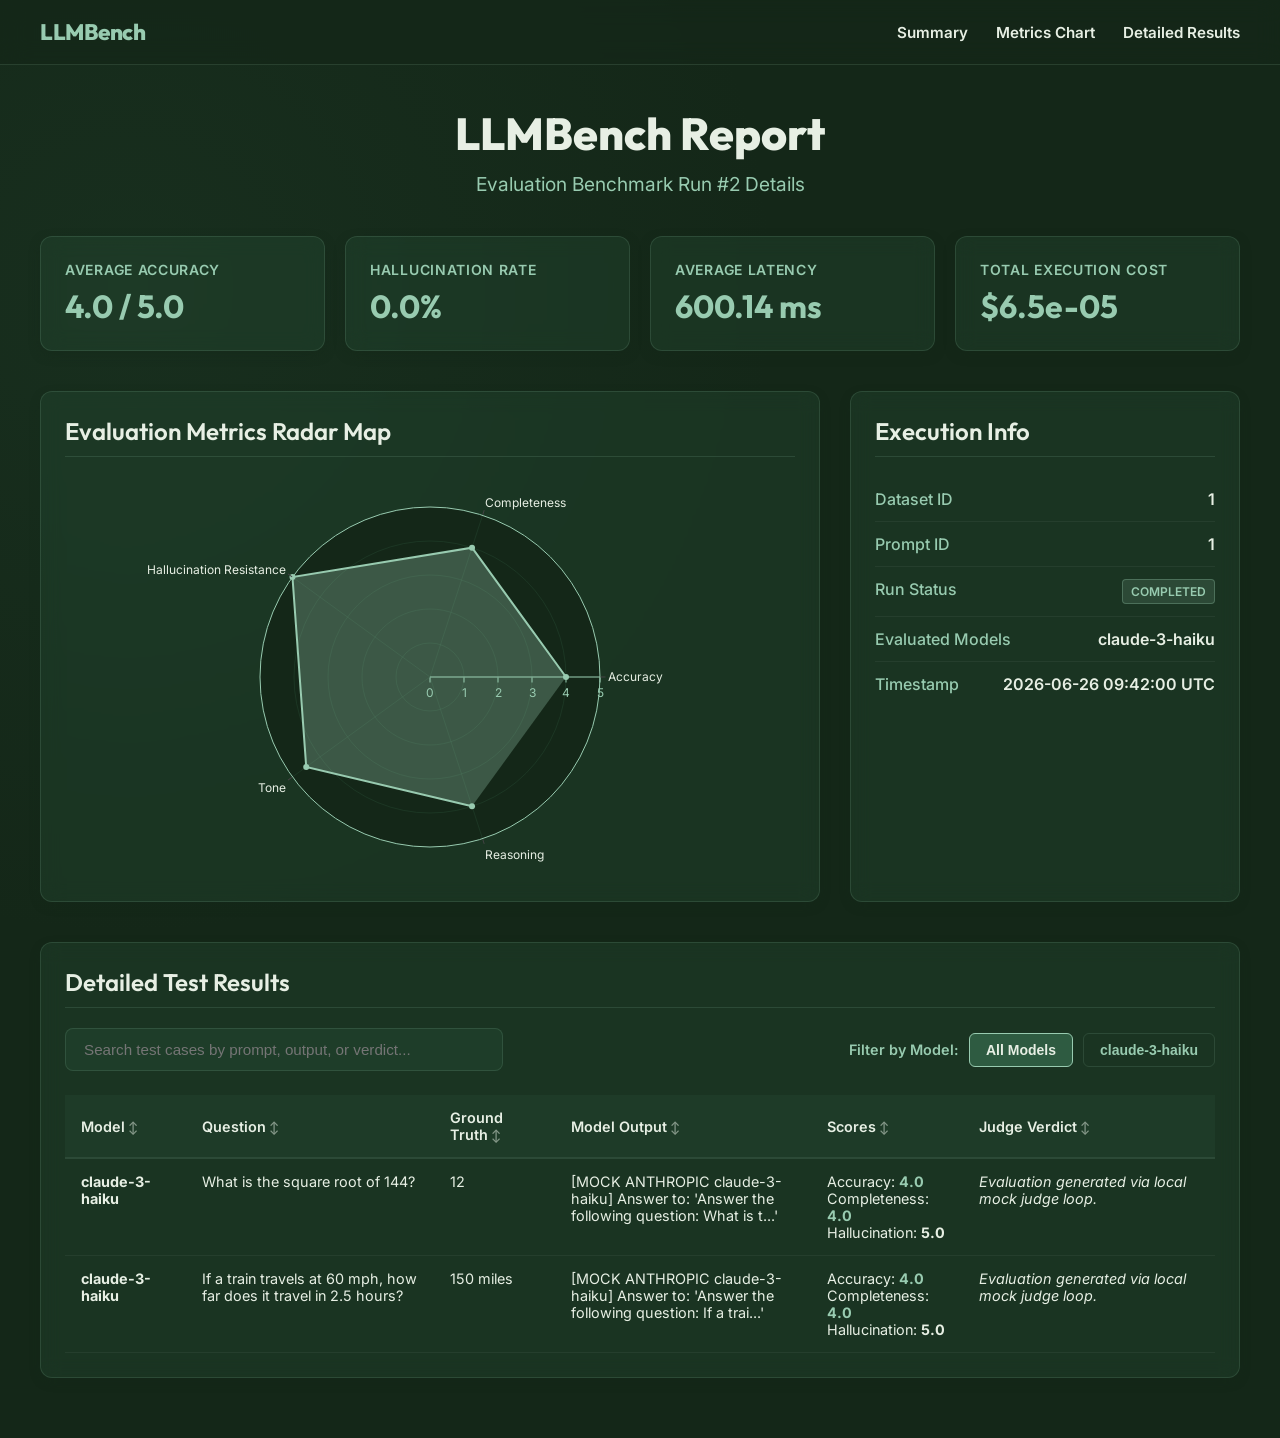
<file: report.html>
<!DOCTYPE html>
<html lang="en">
<head>
    <meta charset="UTF-8">
    <meta name="viewport" content="width=device-width, initial-scale=1.0">
    <title>LLMBench | Run #2 Evaluation Report</title>
    <!-- Outfit Font & Plotly CDN -->
    <link href="https://fonts.googleapis.com/css2?family=Outfit:wght@400;600;800&family=Inter:wght@400;500;700&display=swap" rel="stylesheet">
    <script src="https://cdn.plot.ly/plotly-2.24.0.min.js"></script>
    <style>
        :root {
            --bg-color: #142718;
            --card-bg: rgba(46, 91, 65, 0.25);
            --border-color: rgba(152, 203, 176, 0.15);
            --text-main: #E7EFE4;
            --text-muted: #98CBB0;
            --accent-green: #98CBB0;
            --accent-pine: #2E5B41;
            --accent-red: #F43F5E;
            --accent-cream: #E7EFE4;
        }

        html {
            scroll-behavior: smooth;
        }

        /* Custom Scrollbar */
        ::-webkit-scrollbar {
            width: 10px;
            height: 10px;
        }
        ::-webkit-scrollbar-track {
            background: var(--bg-color);
        }
        ::-webkit-scrollbar-thumb {
            background: var(--accent-pine);
            border-radius: 5px;
        }
        ::-webkit-scrollbar-thumb:hover {
            background: var(--accent-green);
        }

        body {
            background-color: var(--bg-color);
            color: var(--text-main);
            font-family: 'Inter', sans-serif;
            margin: 0;
            padding: 0 0 60px 0;
            /* Subtly animated gradient backdrop matching our forest palette */
            background-image: radial-gradient(circle at 10% 20%, rgba(46, 91, 65, 0.15) 0%, transparent 40%),
                              radial-gradient(circle at 90% 80%, rgba(20, 39, 24, 0.2) 0%, transparent 50%);
        }

        /* --- Header Navigation --- */
        .nav-bar {
            position: sticky;
            top: 0;
            z-index: 100;
            background: rgba(20, 39, 24, 0.75);
            backdrop-filter: blur(12px);
            -webkit-backdrop-filter: blur(12px);
            border-bottom: 1px solid var(--border-color);
            margin-bottom: 40px;
            padding: 18px 24px;
        }
        
        .nav-container {
            max-width: 1200px;
            margin: 0 auto;
            display: flex;
            justify-content: space-between;
            align-items: center;
        }
        
        .nav-logo {
            font-family: 'Outfit', sans-serif;
            font-weight: 800;
            font-size: 1.4rem;
            color: var(--accent-green);
            letter-spacing: -0.02em;
        }
        
        .nav-links a {
            color: var(--text-main);
            text-decoration: none;
            margin-left: 24px;
            font-weight: 600;
            font-size: 0.95rem;
            transition: color 0.3s ease;
            position: relative;
            padding-bottom: 6px;
        }
        
        .nav-links a::after {
            content: '';
            position: absolute;
            width: 0;
            height: 2px;
            bottom: 0;
            left: 0;
            background-color: var(--accent-green);
            transition: width 0.3s ease;
        }
        
        .nav-links a:hover::after {
            width: 100%;
        }
        
        .nav-links a:hover {
            color: var(--accent-green);
        }

        .container {
            max-width: 1200px;
            margin: 0 auto;
            padding: 0 20px;
        }

        header {
            margin-bottom: 40px;
            text-align: center;
        }

        h1 {
            font-family: 'Outfit', sans-serif;
            font-size: 2.8rem;
            margin: 0 0 10px 0;
            font-weight: 800;
            color: var(--accent-cream);
        }

        .subtitle {
            color: var(--text-muted);
            font-size: 1.2rem;
            margin: 0;
        }

        /* --- Scroll Entrance Animations --- */
        .scroll-section {
            opacity: 0;
            transform: translateY(30px);
            transition: opacity 0.8s cubic-bezier(0.16, 1, 0.3, 1), 
                        transform 0.8s cubic-bezier(0.16, 1, 0.3, 1);
        }
        
        .scroll-section.visible {
            opacity: 1;
            transform: translateY(0);
        }

        /* --- KPI Grid --- */
        .kpi-grid {
            display: grid;
            grid-template-columns: repeat(auto-fit, minmax(220px, 1fr));
            gap: 20px;
            margin-bottom: 40px;
        }

        .kpi-card {
            background-color: var(--card-bg);
            border: 1px solid var(--border-color);
            border-radius: 12px;
            padding: 24px;
            box-shadow: 0 4px 12px -2px rgba(20, 39, 24, 0.5);
            backdrop-filter: blur(10px);
            cursor: pointer;
            transition: transform 0.4s cubic-bezier(0.16, 1, 0.3, 1), 
                        border-color 0.4s ease, 
                        box-shadow 0.4s ease;
        }

        .kpi-card:hover {
            transform: translateY(-6px);
            border-color: var(--accent-green);
            box-shadow: 0 12px 24px -10px rgba(152, 203, 176, 0.4);
        }

        .kpi-label {
            color: var(--text-muted);
            font-size: 0.875rem;
            font-weight: 600;
            text-transform: uppercase;
            letter-spacing: 0.05em;
            margin-bottom: 8px;
        }

        .kpi-value {
            font-family: 'Outfit', sans-serif;
            font-size: 2rem;
            font-weight: 700;
            color: var(--accent-green);
        }

        /* --- Layout Sections --- */
        .section-grid {
            display: grid;
            grid-template-columns: 1fr;
            gap: 30px;
            margin-bottom: 40px;
        }

        @media (min-width: 900px) {
            .section-grid {
                grid-template-columns: 2fr 1fr;
            }
        }

        .card {
            background-color: var(--card-bg);
            border: 1px solid var(--border-color);
            border-radius: 12px;
            padding: 24px;
            box-shadow: 0 4px 12px -2px rgba(20, 39, 24, 0.4);
            backdrop-filter: blur(10px);
            transition: transform 0.4s cubic-bezier(0.16, 1, 0.3, 1), 
                        border-color 0.4s ease, 
                        box-shadow 0.4s ease;
        }

        .card:hover {
            transform: translateY(-6px);
            border-color: rgba(152, 203, 176, 0.4);
            box-shadow: 0 12px 24px -10px rgba(46, 91, 65, 0.6);
        }

        h2 {
            font-family: 'Outfit', sans-serif;
            font-size: 1.5rem;
            margin-top: 0;
            margin-bottom: 20px;
            font-weight: 600;
            border-bottom: 1px solid var(--border-color);
            padding-bottom: 10px;
            color: var(--accent-cream);
        }

        .metadata-list {
            list-style: none;
            padding: 0;
            margin: 0;
        }

        .metadata-list li {
            display: flex;
            justify-content: space-between;
            padding: 12px 0;
            border-bottom: 1px solid rgba(255, 255, 255, 0.05);
        }

        .metadata-list li:last-child {
            border-bottom: none;
        }

        .metadata-label {
            color: var(--text-muted);
            font-weight: 500;
        }

        .metadata-value {
            font-weight: 600;
        }

        /* --- Chart slots --- */
        .chart-container {
            width: 100%;
            height: 400px;
        }

        /* --- Results Table --- */
        .table-card {
            animation: fadeInUp 0.9s cubic-bezier(0.16, 1, 0.3, 1) both;
            animation-delay: 0.35s;
        }

        .table-container {
            overflow-x: auto;
            margin-top: 20px;
        }

        table {
            width: 100%;
            border-collapse: collapse;
            text-align: left;
            font-size: 0.9rem;
        }

        th {
            background-color: rgba(46, 91, 65, 0.2);
            color: var(--text-main);
            font-weight: 600;
            padding: 14px 16px;
            border-bottom: 2px solid var(--border-color);
        }

        td {
            padding: 14px 16px;
            border-bottom: 1px solid rgba(255, 255, 255, 0.05);
            vertical-align: top;
            max-width: 300px;
            word-wrap: break-word;
        }

        tr:hover {
            background-color: rgba(255, 255, 255, 0.02);
        }

        .badge {
            display: inline-block;
            padding: 4px 8px;
            border-radius: 4px;
            font-size: 0.75rem;
            font-weight: 600;
            text-transform: uppercase;
        }

        .badge-status-completed {
            background-color: rgba(152, 203, 176, 0.15);
            color: var(--accent-green);
            border: 1px solid rgba(152, 203, 176, 0.3);
        }

        .score {
            font-weight: 700;
            color: var(--accent-green);
        }

        /* --- Search & Filters --- */
        .search-filter-container {
            display: flex;
            flex-direction: column;
            gap: 20px;
            margin-bottom: 24px;
        }
        @media (min-width: 768px) {
            .search-filter-container {
                flex-direction: row;
                justify-content: space-between;
                align-items: center;
            }
        }
        .form-input {
            background-color: var(--card-bg);
            border: 1px solid var(--border-color);
            color: var(--text-main);
            padding: 12px 18px;
            border-radius: 8px;
            font-size: 0.95rem;
            outline: none;
            width: 100%;
            max-width: 400px;
            transition: border-color 0.3s ease;
        }
        .form-input:focus {
            border-color: var(--accent-green);
        }
        .filter-group {
            display: flex;
            align-items: center;
            gap: 10px;
            flex-wrap: wrap;
        }
        .filter-label {
            color: var(--text-muted);
            font-size: 0.9rem;
            font-weight: 600;
        }
        .filter-btn {
            background-color: transparent;
            border: 1px solid var(--border-color);
            color: var(--text-muted);
            padding: 8px 16px;
            border-radius: 6px;
            font-size: 0.875rem;
            font-weight: 600;
            cursor: pointer;
            transition: all 0.3s ease;
        }
        .filter-btn:hover, .filter-btn.active {
            background-color: var(--accent-pine);
            color: var(--text-main);
            border-color: var(--accent-green);
        }
        th.sortable {
            cursor: pointer;
            user-select: none;
            position: relative;
        }
        th.sortable:hover {
            background-color: rgba(46, 91, 65, 0.4);
            color: var(--accent-green);
        }
        th.sortable::after {
            content: ' ↕';
            font-size: 0.75rem;
            opacity: 0.5;
        }
        th.sortable.asc::after {
            content: ' ↑';
            opacity: 1;
            color: var(--accent-green);
        }
        th.sortable.desc::after {
            content: ' ↓';
            opacity: 1;
            color: var(--accent-green);
        }
    </style>
</head>
<body>
    <!-- Sticky Navigation Bar -->
    <div class="nav-bar">
        <div class="nav-container">
            <span class="nav-logo">LLMBench</span>
            <div class="nav-links">
                <a href="#summary">Summary</a>
                <a href="#charts">Metrics Chart</a>
                <a href="#results">Detailed Results</a>
            </div>
        </div>
    </div>

    <div class="container">
        <!-- Summary Section -->
        <section id="summary" class="scroll-section">
            <header>
                <h1>LLMBench Report</h1>
                <p class="subtitle">Evaluation Benchmark Run #2 Details</p>
            </header>

            <!-- KPI Summary Dashboard -->
            <div class="kpi-grid">
                <div class="kpi-card" onclick="handleKpiClick('accuracy')">
                    <div class="kpi-label">Average Accuracy</div>
                    <div class="kpi-value">4.0 / 5.0</div>
                </div>
                <div class="kpi-card" onclick="handleKpiClick('hallucination')">
                    <div class="kpi-label">Hallucination Rate</div>
                    <div class="kpi-value" style="color: var(--accent-green)">
                        0.0%
                    </div>
                </div>
                <div class="kpi-card" onclick="handleKpiClick('latency')">
                    <div class="kpi-label">Average Latency</div>
                    <div class="kpi-value">600.14 ms</div>
                </div>
                <div class="kpi-card" onclick="handleKpiClick('cost')">
                    <div class="kpi-label">Total Execution Cost</div>
                    <div class="kpi-value">$6.5e-05</div>
                </div>
            </div>
        </section>

        <!-- Main Info Section -->
        <section id="charts" class="scroll-section">
            <div class="section-grid">
                <!-- Radar Dimensions Chart -->
                <div class="card">
                    <h2>Evaluation Metrics Radar Map</h2>
                    <div id="radar-chart" class="chart-container"></div>
                </div>

                <!-- Run Metadata -->
                <div class="card">
                    <h2>Execution Info</h2>
                    <ul class="metadata-list">
                        <li>
                            <span class="metadata-label">Dataset ID</span>
                            <span class="metadata-value">1</span>
                        </li>
                        <li>
                            <span class="metadata-label">Prompt ID</span>
                            <span class="metadata-value">1</span>
                        </li>
                        <li>
                            <span class="metadata-label">Run Status</span>
                            <span class="metadata-value"><span class="badge badge-status-completed">COMPLETED</span></span>
                        </li>
                        <li>
                            <span class="metadata-label">Evaluated Models</span>
                            <span class="metadata-value">claude-3-haiku</span>
                        </li>
                        <li>
                            <span class="metadata-label">Timestamp</span>
                            <span class="metadata-value">2026-06-26 09:42:00 UTC</span>
                        </li>
                    </ul>
                </div>
            </div>
        </section>

        <!-- Granular Test Cases -->
        <section id="results" class="scroll-section">
            <div class="card table-card">
                <h2>Detailed Test Results</h2>
                
                <!-- Dynamic Interactive Filters -->
                <div class="search-filter-container">
                    <input type="text" id="search-box" class="form-input" placeholder="Search test cases by prompt, output, or verdict..." onkeyup="filterTable()">
                    <div class="filter-group">
                        <span class="filter-label">Filter by Model:</span>
                        <button class="filter-btn active" onclick="filterModel('all', this)">All Models</button>
                        
                        <button class="filter-btn" onclick="filterModel('claude-3-haiku', this)">claude-3-haiku</button>
                        
                    </div>
                </div>

                <div class="table-container">
                    <table>
                        <thead>
                            <tr>
                                <th class="sortable" onclick="sortTable(0)">Model</th>
                                <th class="sortable" onclick="sortTable(1)">Question</th>
                                <th class="sortable" onclick="sortTable(2)">Ground Truth</th>
                                <th class="sortable" onclick="sortTable(3)">Model Output</th>
                                <th class="sortable" onclick="sortTable(4)">Scores</th>
                                <th class="sortable" onclick="sortTable(5)">Judge Verdict</th>
                            </tr>
                        </thead>
                        <tbody id="results-table-body">
                            
                            <tr data-model="claude-3-haiku">
                                <td><strong>claude-3-haiku</strong></td>
                                <td>What is the square root of 144?</td>
                                <td>12</td>
                                <td>[MOCK ANTHROPIC claude-3-haiku] Answer to: 'Answer the following question: What is t...'</td>
                                <td>
                                    Accuracy: <span class="score">4.0</span><br>
                                    Completeness: <span class="score">4.0</span><br>
                                    Hallucination: <span class="score" style="color: var(--text-main)">5.0</span>
                                </td>
                                <td><em>Evaluation generated via local mock judge loop.</em></td>
                            </tr>
                            
                            <tr data-model="claude-3-haiku">
                                <td><strong>claude-3-haiku</strong></td>
                                <td>If a train travels at 60 mph, how far does it travel in 2.5 hours?</td>
                                <td>150 miles</td>
                                <td>[MOCK ANTHROPIC claude-3-haiku] Answer to: 'Answer the following question: If a trai...'</td>
                                <td>
                                    Accuracy: <span class="score">4.0</span><br>
                                    Completeness: <span class="score">4.0</span><br>
                                    Hallucination: <span class="score" style="color: var(--text-main)">5.0</span>
                                </td>
                                <td><em>Evaluation generated via local mock judge loop.</em></td>
                            </tr>
                            
                        </tbody>
                    </table>
                </div>
            </div>
        </section>
    </div>

    <!-- Inject Plotly Chart Script & Scroll Observer -->
    <script>
        // Load data injected from Python compiler
        var trace = {
            type: 'scatterpolar',
            r: [
                4.0,
                4.0,
                5.0,
                4.5,
                4.0
            ],
            theta: ['Accuracy', 'Completeness', 'Hallucination Resistance', 'Tone', 'Reasoning'],
            fill: 'toself',
            line: { color: '#98CBB0' },
            fillcolor: 'rgba(152, 203, 176, 0.3)'
        };

        var layout = {
            polar: {
                radialaxis: { visible: true, range: [0, 5], color: '#98CBB0', gridcolor: 'rgba(46, 91, 65, 0.3)' },
                angularaxis: { gridcolor: 'rgba(46, 91, 65, 0.3)', linecolor: '#98CBB0' },
                bgcolor: 'rgba(20, 39, 24, 1)'
            },
            showlegend: false,
            paper_bgcolor: 'rgba(20, 39, 24, 0)',
            plot_bgcolor: 'rgba(20, 39, 24, 0)',
            font: { color: '#E7EFE4', family: 'Inter, sans-serif' },
            margin: { t: 30, b: 30, l: 30, r: 30 }
        };

        Plotly.newPlot('radar-chart', [trace], layout);

        // --- Scroll Entrance Intersection Observer ---
        document.addEventListener("DOMContentLoaded", function() {
            const observerOptions = {
                root: null,
                rootMargin: "0px 0px -80px 0px",
                threshold: 0.05
            };

            const observer = new IntersectionObserver((entries, observer) => {
                entries.forEach(entry => {
                    if (entry.isIntersecting) {
                        entry.target.classList.add("visible");
                        observer.unobserve(entry.target); // Animate once
                    }
                });
            }, observerOptions);

            document.querySelectorAll(".scroll-section").forEach(section => {
                observer.observe(section);
            });
        });

        // --- Interactive Search and Filtering ---
        let activeModelFilter = 'all';

        function filterTable() {
            const searchQuery = document.getElementById("search-box").value.toLowerCase();
            const tableRows = document.querySelectorAll("#results-table-body tr");

            tableRows.forEach(row => {
                const modelName = row.getAttribute("data-model");
                const rowText = row.textContent.toLowerCase();
                
                const matchesSearch = rowText.includes(searchQuery);
                const matchesModel = (activeModelFilter === 'all' || modelName === activeModelFilter);

                if (matchesSearch && matchesModel) {
                    row.style.display = "";
                } else {
                    row.style.display = "none";
                }
            });
        }

        function filterModel(model, btn) {
            // Update active button state
            document.querySelectorAll(".filter-btn").forEach(el => el.classList.remove("active"));
            btn.classList.add("active");

            activeModelFilter = model;
            filterTable();
        }

        // --- Interactive Column Sorting ---
        let sortDirections = [true, true, true, true, true, true]; // true = ASC, false = DESC

        function sortTable(colIndex) {
            const tableBody = document.getElementById("results-table-body");
            const rows = Array.from(tableBody.querySelectorAll("tr"));
            const thElements = document.querySelectorAll("th.sortable");
            
            // Toggle direction
            const ascending = sortDirections[colIndex];
            sortDirections[colIndex] = !ascending;

            // Reset headers styling
            thElements.forEach(th => th.classList.remove("asc", "desc"));
            thElements[colIndex].classList.add(ascending ? "asc" : "desc");

            rows.sort((rowA, rowB) => {
                let cellA = rowA.cells[colIndex].textContent.trim();
                let cellB = rowB.cells[colIndex].textContent.trim();

                // If sorting scores, try numeric comparison
                if (colIndex === 4) {
                    // Extract first score digit as comparison key
                    const scoreA = parseFloat(cellA.match(/\d+(\.\d+)?/)) || 0;
                    const scoreB = parseFloat(cellB.match(/\d+(\.\d+)?/)) || 0;
                    return ascending ? scoreA - scoreB : scoreB - scoreA;
                }

                return ascending 
                    ? cellA.localeCompare(cellB) 
                    : cellB.localeCompare(cellA);
            });

            // Re-append sorted rows
            rows.forEach(row => tableBody.appendChild(row));
        }

        // --- KPI Card Click Interactions ---
        function handleKpiClick(metric) {
            // Scroll smoothly to results section
            document.getElementById("results").scrollIntoView({ behavior: 'smooth' });

            if (metric === 'accuracy') {
                // Sort table by score column (index 4)
                sortTable(4);
            } else if (metric === 'hallucination') {
                // Filter to show only failed hallucination cases (score <= 3.0)
                const tableRows = document.querySelectorAll("#results-table-body tr");
                tableRows.forEach(row => {
                    const scoresText = row.cells[4].textContent;
                    const match = scoresText.match(/Hallucination:\s*(\d+(\.\d+)?)/);
                    if (match) {
                        const score = parseFloat(match[1]);
                        if (score <= 3.0) {
                            row.style.display = "";
                        } else {
                            row.style.display = "none";
                        }
                    }
                });
            } else {
                // Reset search input and show all rows
                document.getElementById("search-box").value = "";
                activeModelFilter = 'all';
                document.querySelectorAll(".filter-btn").forEach(el => el.classList.remove("active"));
                const allBtn = document.querySelector("button[onclick*='all']");
                if (allBtn) allBtn.classList.add("active");
                filterTable();
            }
        }
    </script>
</body>
</html>
</file>
